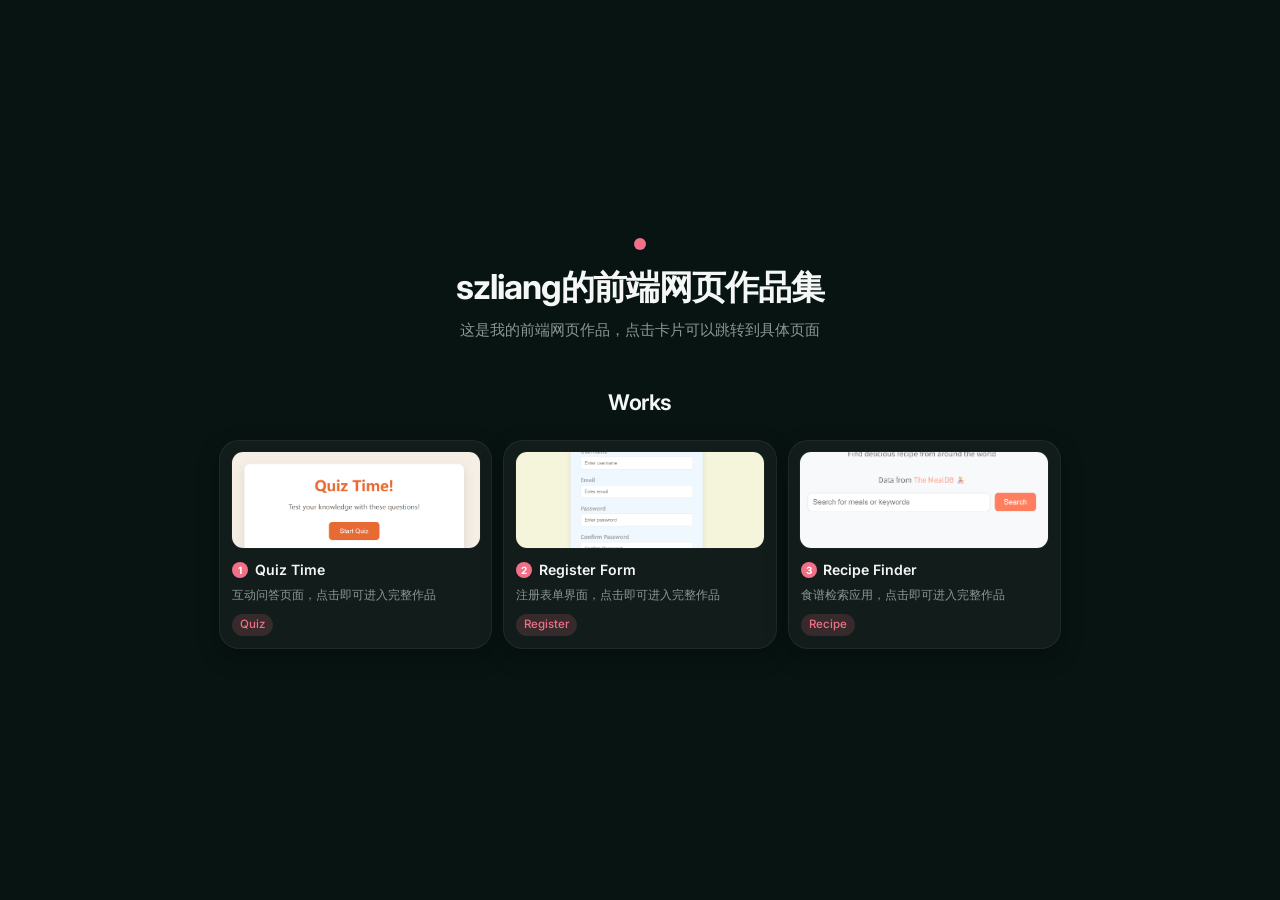
<file: index.html>
<!DOCTYPE html>
<html lang="zh-CN">
<head>
    <meta charset="UTF-8" />
    <meta name="viewport" content="width=device-width, initial-scale=1.0" />
    <title>lszhi的前端网页作品集</title>
    <link rel="preconnect" href="https://fonts.googleapis.com" />
    <link rel="preconnect" href="https://fonts.gstatic.com" crossorigin />
    <link
      href="https://fonts.googleapis.com/css2?family=Inter:wght@400;500;600;700&display=swap"
      rel="stylesheet"
    />
    <link rel="stylesheet" href="style.css?v=4" />
    <link
      rel="stylesheet"
      href="https://cdnjs.cloudflare.com/ajax/libs/font-awesome/6.7.2/css/all.min.css"
      integrity="sha512-Evv84Mr4kqVGRNSgIGL/F/aIDqQb7xQ2vcrdIwxfjThSH8CSR7PBEakCr51Ck+w+/U6swU2Im1vVX0SVk9ABhg=="
      crossorigin="anonymous"
      referrerpolicy="no-referrer"
    />
</head>
<body>
    <div class="container">
      <header class="hero">
        <span class="hero-dot" aria-hidden="true"></span>
        <h1>szliang的前端网页作品集</h1>
        <p>这是我的前端网页作品，点击卡片可以跳转到具体页面</p>
      </header>

      <section class="works">
        <h2>Works</h2>

        <div id="meals" class="meals-container">
          <article class="meal" data-url="https://classhomework2.vercel.app/">
            <div class="meal-preview">
              <img src="./img/quiztime.png" alt="Quiz Time 预览">
            </div>
            <div class="meal-info">
              <h3 class="meal-title"><span class="step">1</span> Quiz Time</h3>
              <p class="meal-desc">互动问答页面，点击即可进入完整作品</p>
              <div class="meal-category">Quiz</div>
            </div>
          </article>

          <article class="meal" data-url="https://shuangzhi.cyou/">
            <div class="meal-preview">
              <img src="./img/register.png" alt="Register Form 预览">
            </div>
            <div class="meal-info">
              <h3 class="meal-title"><span class="step">2</span> Register Form</h3>
              <p class="meal-desc">注册表单界面，点击即可进入完整作品</p>
              <div class="meal-category">Register</div>
            </div>
          </article>

          <article class="meal" data-url="https://afterclass2-two.vercel.app">
            <div class="meal-preview">
              <img src="./img/recipe.png" alt="Recipe Finder 预览">
            </div>
            <div class="meal-info">
              <h3 class="meal-title"><span class="step">3</span> Recipe Finder</h3>
              <p class="meal-desc">食谱检索应用，点击即可进入完整作品</p>
              <div class="meal-category">Recipe</div>
            </div>
          </article>
        </div>
      </section>
    </div>

    <script src="script.js"></script>
</body>
</html>
</file>
<file: style.css>
* {
  margin: 0;
  padding: 0;
  box-sizing: border-box;
}

:root {
  --bg: #071412;
  --bg-elevated: #101a18;
  --card: #121c1a;
  --card-hover: #162220;
  --border: rgba(255, 255, 255, 0.06);
  --accent: #f07187;
  --accent-soft: rgba(240, 113, 135, 0.16);
  --text: #f4f7f6;
  --text-muted: #8b9793;
  --radius-card: 20px;
  --radius-pill: 999px;
  --shadow: 0 8px 24px rgba(0, 0, 0, 0.22);
  --transition: 0.22s ease;
}

body {
  font-family: Inter, "Segoe UI", sans-serif;
  background-color: var(--bg);
  color: var(--text);
  line-height: 1.55;
  min-height: 100vh;
  display: flex;
  flex-direction: column;
}

.container {
  width: 100%;
  max-width: 880px;
  margin: 0 auto;
  padding: 2.4rem 1.2rem 3.2rem;
  flex: 1;
  display: flex;
  flex-direction: column;
  justify-content: center;
}

.hero {
  text-align: center;
  margin-bottom: 2.8rem;
}

.hero-dot {
  display: block;
  width: 12px;
  height: 12px;
  margin: 0 auto 1rem;
  border-radius: 50%;
  background: var(--accent);
}

.hero h1 {
  font-size: 2.15rem;
  font-weight: 700;
  letter-spacing: -0.03em;
  line-height: 1.2;
  color: var(--text);
  margin-bottom: 0.7rem;
}

.hero p {
  max-width: 420px;
  margin: 0 auto;
  font-size: 0.92rem;
  font-weight: 400;
  color: var(--text-muted);
}

.works h2 {
  text-align: center;
  font-size: 1.35rem;
  font-weight: 650;
  letter-spacing: -0.02em;
  margin-bottom: 1.25rem;
}

.meals-container {
  display: grid;
  grid-template-columns: repeat(3, minmax(0, 1fr));
  gap: 0.7rem;
}

.meal {
  background: var(--card);
  border: 1px solid var(--border);
  border-radius: var(--radius-card);
  box-shadow: var(--shadow);
  overflow: hidden;
  cursor: pointer;
  transition: transform var(--transition), background var(--transition), border-color var(--transition);
}

.meal:hover {
  transform: translateY(-3px);
  background: var(--card-hover);
  border-color: rgba(240, 113, 135, 0.28);
}

.meal-preview {
  margin: 0.65rem 0.65rem 0;
  border-radius: 12px;
  overflow: hidden;
  background: #0b1513;
  border: 1px solid var(--border);
}

.meal img {
  display: block;
  width: 100%;
  height: 96px;
  object-fit: cover;
}

.meal-info {
  padding: 0.65rem 0.75rem 0.75rem;
}

.meal-title {
  display: flex;
  align-items: center;
  gap: 0.4rem;
  font-size: 0.88rem;
  font-weight: 600;
  color: var(--text);
  margin-bottom: 0.28rem;
}

.step {
  display: inline-flex;
  align-items: center;
  justify-content: center;
  width: 16px;
  height: 16px;
  border-radius: 50%;
  background: var(--accent);
  color: #fff;
  font-size: 0.62rem;
  font-weight: 700;
  flex-shrink: 0;
}

.meal-desc {
  font-size: 0.75rem;
  color: var(--text-muted);
  margin-bottom: 0.45rem;
  line-height: 1.45;
}

.meal-category {
  display: inline-block;
  background: var(--accent-soft);
  color: var(--accent);
  padding: 2px 8px;
  font-size: 0.72rem;
  font-weight: 500;
  border-radius: var(--radius-pill);
}

@media (max-width: 560px) {
  .hero h1 {
    font-size: 1.7rem;
  }

  .meals-container {
    grid-template-columns: 1fr;
  }

  .meal img {
    height: 140px;
  }
}
</file>
